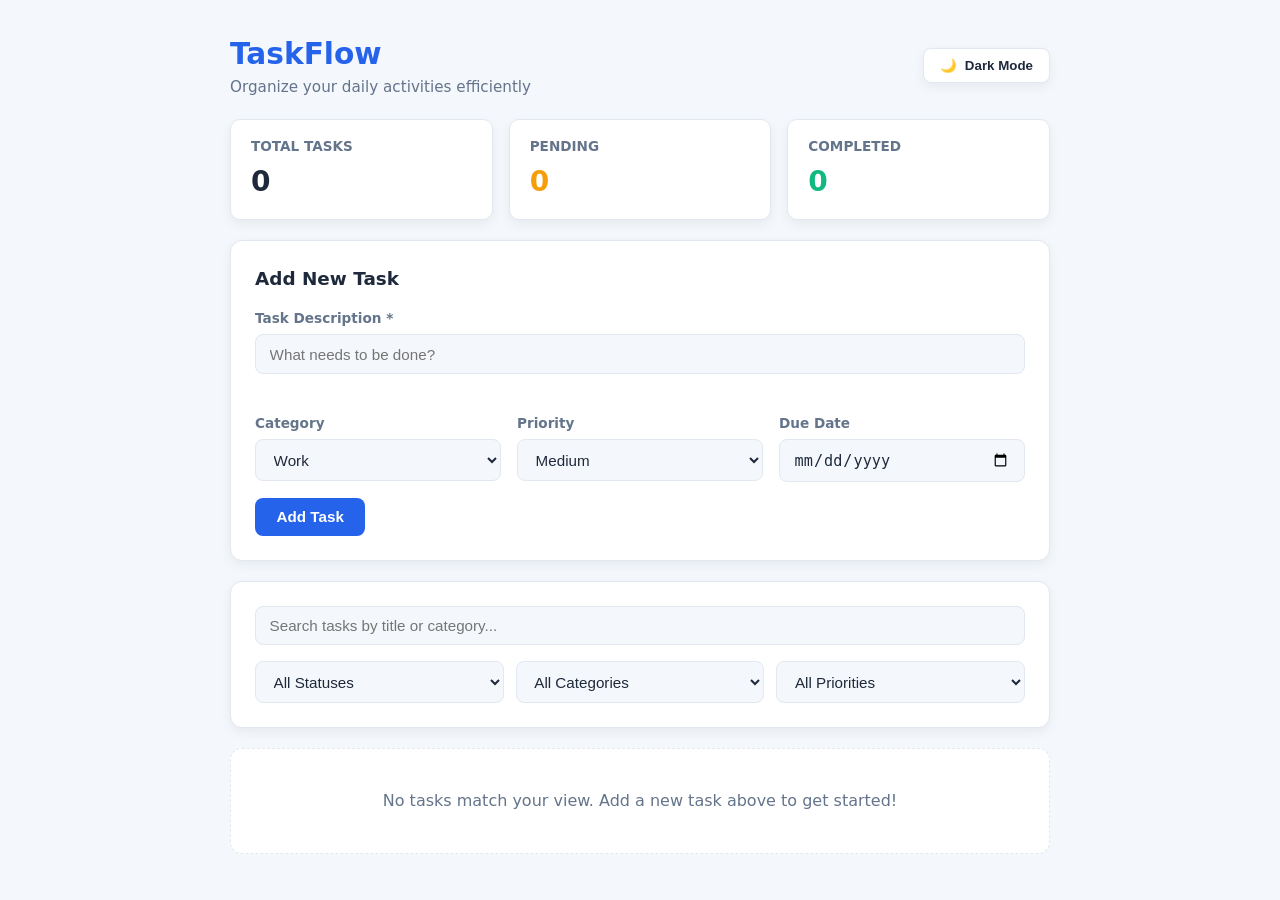
<file: Project2/index.html>
<!DOCTYPE html>
<html lang="en" data-theme="light">
<head>
  <meta charset="UTF-8" />
  <meta name="viewport" content="width=device-width, initial-scale=1.0" />
  <title>TaskFlow — To-Do List Application</title>
  <link rel="stylesheet" href="style.css" />
</head>
<body>
  <div class="app-container">
    <!-- Header -->
    <header class="app-header">
      <div>
        <h1>TaskFlow</h1>
        <p class="subtitle">Organize your daily activities efficiently</p>
      </div>
      <button id="theme-toggle" class="theme-btn" aria-label="Toggle Dark Mode">
        <span id="theme-icon">🌙</span>
        <span id="theme-text">Dark Mode</span>
      </button>
    </header>

    <!-- Task Counters -->
    <section class="stats-grid" aria-label="Task Statistics">
      <div class="stat-card">
        <span class="stat-label">Total Tasks</span>
        <span id="total-count" class="stat-value">0</span>
      </div>
      <div class="stat-card pending-card">
        <span class="stat-label">Pending</span>
        <span id="pending-count" class="stat-value">0</span>
      </div>
      <div class="stat-card completed-card">
        <span class="stat-label">Completed</span>
        <span id="completed-count" class="stat-value">0</span>
      </div>
    </section>

    <!-- Task Input / Edit Form -->
    <section class="form-card">
      <h2 id="form-heading">Add New Task</h2>
      <form id="task-form" novalidate>
        <input type="hidden" id="edit-task-id" />

        <div class="form-group full-width">
          <label for="task-title">Task Description *</label>
          <input
            type="text"
            id="task-title"
            placeholder="What needs to be done?"
            autocomplete="off"
          />
          <small id="validation-error" class="error-msg" role="alert"></small>
        </div>

        <div class="form-row">
          <div class="form-group">
            <label for="task-category">Category</label>
            <select id="task-category">
              <option value="Work">Work</option>
              <option value="Study">Study</option>
              <option value="Personal">Personal</option>
              <option value="Coding">Coding</option>
              <option value="Health">Health</option>
            </select>
          </div>

          <div class="form-group">
            <label for="task-priority">Priority</label>
            <select id="task-priority">
              <option value="Medium">Medium</option>
              <option value="High">High</option>
              <option value="Low">Low</option>
            </select>
          </div>

          <div class="form-group">
            <label for="task-due-date">Due Date</label>
            <input type="date" id="task-due-date" />
          </div>
        </div>

        <div class="form-actions">
          <button type="submit" id="submit-btn" class="primary-btn">Add Task</button>
          <button type="button" id="cancel-edit-btn" class="secondary-btn hidden">
            Cancel Edit
          </button>
        </div>
      </form>
    </section>

    <!-- Search & Filter Controls -->
    <section class="controls-card">
      <div class="search-box">
        <input
          type="text"
          id="search-input"
          placeholder="Search tasks by title or category..."
          aria-label="Search tasks"
        />
      </div>

      <div class="filter-group">
        <select id="filter-status" aria-label="Filter by status">
          <option value="All">All Statuses</option>
          <option value="Pending">Pending</option>
          <option value="Completed">Completed</option>
        </select>

        <select id="filter-category" aria-label="Filter by category">
          <option value="All">All Categories</option>
          <option value="Work">Work</option>
          <option value="Study">Study</option>
          <option value="Personal">Personal</option>
          <option value="Coding">Coding</option>
          <option value="Health">Health</option>
        </select>

        <select id="filter-priority" aria-label="Filter by priority">
          <option value="All">All Priorities</option>
          <option value="High">High Priority</option>
          <option value="Medium">Medium Priority</option>
          <option value="Low">Low Priority</option>
        </select>
      </div>
    </section>

    <!-- Task List -->
    <section class="tasks-section">
      <ul id="task-list" class="task-list"></ul>
      <div id="empty-state" class="empty-state">
        <p>No tasks match your view. Add a new task above to get started!</p>
      </div>
    </section>
  </div>

  <script src="script.js"></script>
</body>
</html>
</file>
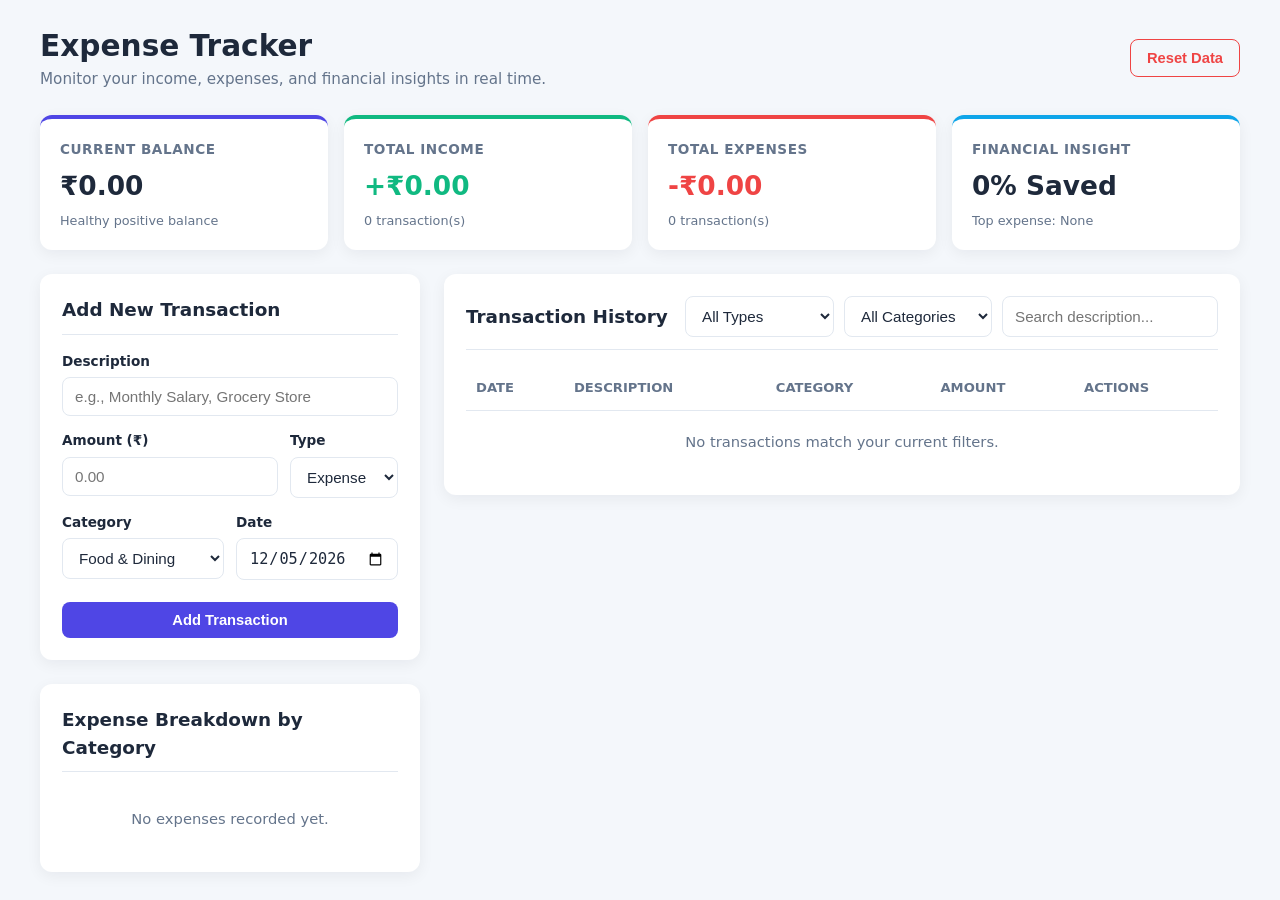
<file: Project3/index.html>
<!DOCTYPE html>
<html lang="en">
<head>
  <meta charset="UTF-8" />
  <meta name="viewport" content="width=device-width, initial-scale=1.0" />
  <title>Personal Expense Tracker | CodSoft Task 3</title>
  <link rel="stylesheet" href="style.css" />
</head>
<body>
  <div class="app-container">
    <header class="app-header">
      <div>
        <h1>Expense Tracker</h1>
        <p>Monitor your income, expenses, and financial insights in real time.</p>
      </div>
      <button id="clearAllBtn" class="btn-outline-danger" title="Clear all saved data">
        Reset Data
      </button>
    </header>

    <!-- Summary Cards for Financial Overview -->
    <section class="summary-grid" aria-label="Financial Overview">
      <div class="summary-card balance-card">
        <span class="card-label">Current Balance</span>
        <h2 id="totalBalance">₹0.00</h2>
        <small id="balanceStatus">Net available balance</small>
      </div>
      <div class="summary-card income-card">
        <span class="card-label">Total Income</span>
        <h2 id="totalIncome">+₹0.00</h2>
        <small id="incomeCount">0 transactions</small>
      </div>
      <div class="summary-card expense-card">
        <span class="card-label">Total Expenses</span>
        <h2 id="totalExpense">-₹0.00</h2>
        <small id="expenseCount">0 transactions</small>
      </div>
      <div class="summary-card insight-card">
        <span class="card-label">Financial Insight</span>
        <h2 id="savingsRate">0% Saved</h2>
        <small id="topCategoryInsight">Top expense: None</small>
      </div>
    </section>

    <!-- Main Content Grid -->
    <main class="main-grid">
      <!-- Left Column: Add / Edit Transaction & Category Breakdown -->
      <aside class="left-panel">
        <div class="panel-card">
          <h3 id="formTitle">Add New Transaction</h3>
          <form id="transactionForm">
            <input type="hidden" id="editId" value="" />

            <div class="form-group">
              <label for="title">Description</label>
              <input
                type="text"
                id="title"
                placeholder="e.g., Monthly Salary, Grocery Store"
                required
              />
            </div>

            <div class="form-row">
              <div class="form-group">
                <label for="amount">Amount (₹)</label>
                <input
                  type="number"
                  id="amount"
                  placeholder="0.00"
                  min="0.01"
                  step="0.01"
                  required
                />
              </div>

              <div class="form-group">
                <label for="type">Type</label>
                <select id="type" required>
                  <option value="expense">Expense</option>
                  <option value="income">Income</option>
                </select>
              </div>
            </div>

            <div class="form-row">
              <div class="form-group">
                <label for="category">Category</label>
                <select id="category" required>
                  <!-- Populated dynamically via JS -->
                </select>
              </div>

              <div class="form-group">
                <label for="date">Date</label>
                <input type="date" id="date" required />
              </div>
            </div>

            <div class="form-actions">
              <button type="submit" id="submitBtn" class="btn-primary">
                Add Transaction
              </button>
              <button type="button" id="cancelEditBtn" class="btn-secondary hidden">
                Cancel Edit
              </button>
            </div>
          </form>
        </div>

        <!-- Expense Breakdown by Category (Financial Insights) -->
        <div class="panel-card">
          <h3>Expense Breakdown by Category</h3>
          <div id="categoryBreakdown" class="breakdown-list">
            <p class="empty-text">No expenses recorded yet.</p>
          </div>
        </div>
      </aside>

      <!-- Right Column: Filters & Transaction History -->
      <section class="right-panel panel-card">
        <div class="history-header">
          <h3>Transaction History</h3>
          <div class="filter-bar">
            <select id="filterType" aria-label="Filter by Transaction Type">
              <option value="all">All Types</option>
              <option value="expense">Expenses Only</option>
              <option value="income">Income Only</option>
            </select>

            <select id="filterCategory" aria-label="Filter by Expense Category">
              <option value="all">All Categories</option>
            </select>

            <input
              type="search"
              id="searchInput"
              placeholder="Search description..."
              aria-label="Search transactions"
            />
          </div>
        </div>

        <div class="table-responsive">
          <table class="transaction-table">
            <thead>
              <tr>
                <th>Date</th>
                <th>Description</th>
                <th>Category</th>
                <th>Amount</th>
                <th>Actions</th>
              </tr>
            </thead>
            <tbody id="transactionList">
              <!-- Populated dynamically via JS -->
            </tbody>
          </table>
        </div>
        <p id="emptyHistoryMsg" class="empty-text">
          No transactions match your current filters.
        </p>
      </section>
    </main>
  </div>

  <script src="script.js"></script>
</body>
</html>
</file>
<file: Project2/style.css>
:root {
  --bg-body: #f4f7fb;
  --bg-card: #ffffff;
  --text-main: #1e293b;
  --text-muted: #64748b;
  --border-color: #e2e8f0;
  --primary: #2563eb;
  --primary-hover: #1d4ed8;
  --danger: #ef4444;
  --danger-hover: #dc2626;
  --success: #10b981;
  --warning: #f59e0b;
  --shadow: 0 4px 12px rgba(15, 23, 42, 0.06);
}

[data-theme="dark"] {
  --bg-body: #0f172a;
  --bg-card: #1e293b;
  --text-main: #f8fafc;
  --text-muted: #94a3b8;
  --border-color: #334155;
  --primary: #3b82f6;
  --primary-hover: #60a5fa;
  --shadow: 0 4px 12px rgba(0, 0, 0, 0.35);
}

* {
  box-sizing: border-box;
  margin: 0;
  padding: 0;
}

body {
  font-family: system-ui, -apple-system, BlinkMacSystemFont, "Segoe UI", Roboto, sans-serif;
  background-color: var(--bg-body);
  color: var(--text-main);
  line-height: 1.5;
  padding: 2rem 1rem;
  transition: background-color 0.25s ease, color 0.25s ease;
}

.app-container {
  max-width: 820px;
  margin: 0 auto;
  display: flex;
  flex-direction: column;
  gap: 1.25rem;
}

/* Header */
.app-header {
  display: flex;
  justify-content: space-between;
  align-items: center;
  flex-wrap: wrap;
  gap: 1rem;
}

.app-header h1 {
  font-size: 1.85rem;
  font-weight: 700;
  color: var(--primary);
}

.subtitle {
  color: var(--text-muted);
  font-size: 0.95rem;
}

.theme-btn {
  display: inline-flex;
  align-items: center;
  gap: 0.5rem;
  background: var(--bg-card);
  color: var(--text-main);
  border: 1px solid var(--border-color);
  padding: 0.55rem 1rem;
  border-radius: 8px;
  cursor: pointer;
  font-weight: 600;
  box-shadow: var(--shadow);
  transition: transform 0.15s ease;
}

.theme-btn:hover {
  transform: translateY(-1px);
}

/* Stats Dashboard */
.stats-grid {
  display: grid;
  grid-template-columns: repeat(3, 1fr);
  gap: 1rem;
}

.stat-card {
  background: var(--bg-card);
  border: 1px solid var(--border-color);
  border-radius: 10px;
  padding: 1rem 1.25rem;
  box-shadow: var(--shadow);
  display: flex;
  flex-direction: column;
}

.stat-label {
  font-size: 0.85rem;
  color: var(--text-muted);
  font-weight: 600;
  text-transform: uppercase;
}

.stat-value {
  font-size: 1.75rem;
  font-weight: 700;
  margin-top: 0.25rem;
}

.pending-card .stat-value {
  color: var(--warning);
}

.completed-card .stat-value {
  color: var(--success);
}

/* Form & Controls Cards */
.form-card,
.controls-card {
  background: var(--bg-card);
  border: 1px solid var(--border-color);
  border-radius: 12px;
  padding: 1.5rem;
  box-shadow: var(--shadow);
}

.form-card h2 {
  font-size: 1.15rem;
  margin-bottom: 1rem;
}

.form-group {
  display: flex;
  flex-direction: column;
  gap: 0.35rem;
}

.form-group label {
  font-size: 0.85rem;
  font-weight: 600;
  color: var(--text-muted);
}

.form-row {
  display: grid;
  grid-template-columns: repeat(3, 1fr);
  gap: 1rem;
  margin-top: 1rem;
}

input[type="text"],
input[type="date"],
select {
  width: 100%;
  padding: 0.65rem 0.85rem;
  border: 1px solid var(--border-color);
  border-radius: 8px;
  background-color: var(--bg-body);
  color: var(--text-main);
  font-size: 0.95rem;
  outline: none;
  transition: border-color 0.2s;
}

input:focus,
select:focus {
  border-color: var(--primary);
}

.error-msg {
  color: var(--danger);
  font-size: 0.82rem;
  min-height: 1.1rem;
}

.form-actions {
  display: flex;
  gap: 0.75rem;
  margin-top: 1rem;
}

.primary-btn,
.secondary-btn {
  padding: 0.65rem 1.35rem;
  border-radius: 8px;
  font-weight: 600;
  cursor: pointer;
  border: none;
  font-size: 0.95rem;
}

.primary-btn {
  background-color: var(--primary);
  color: #ffffff;
}

.primary-btn:hover {
  background-color: var(--primary-hover);
}

.secondary-btn {
  background-color: transparent;
  border: 1px solid var(--border-color);
  color: var(--text-main);
}

.hidden {
  display: none !important;
}

/* Search & Filters */
.controls-card {
  display: flex;
  flex-direction: column;
  gap: 1rem;
}

.filter-group {
  display: grid;
  grid-template-columns: repeat(3, 1fr);
  gap: 0.75rem;
}

/* Task List */
.task-list {
  list-style: none;
  display: flex;
  flex-direction: column;
  gap: 0.75rem;
}

.task-item {
  background: var(--bg-card);
  border: 1px solid var(--border-color);
  border-radius: 10px;
  padding: 1rem 1.25rem;
  box-shadow: var(--shadow);
  display: flex;
  justify-content: space-between;
  align-items: center;
  gap: 1rem;
  transition: transform 0.15s ease;
}

.task-left {
  display: flex;
  align-items: flex-start;
  gap: 0.85rem;
  flex: 1;
}

.task-checkbox {
  width: 1.2rem;
  height: 1.2rem;
  margin-top: 0.2rem;
  cursor: pointer;
  accent-color: var(--success);
}

.task-content {
  display: flex;
  flex-direction: column;
  gap: 0.35rem;
}

.task-title {
  font-weight: 600;
  font-size: 1rem;
  word-break: break-word;
}

.task-item.completed .task-title {
  text-decoration: line-through;
  color: var(--text-muted);
}

.task-meta {
  display: flex;
  flex-wrap: wrap;
  gap: 0.5rem;
  align-items: center;
  font-size: 0.78rem;
}

.badge {
  padding: 0.15rem 0.55rem;
  border-radius: 999px;
  font-weight: 600;
}

.badge-category {
  background: rgba(37, 99, 235, 0.12);
  color: var(--primary);
}

.badge-priority-High {
  background: rgba(239, 68, 68, 0.15);
  color: var(--danger);
}

.badge-priority-Medium {
  background: rgba(245, 158, 11, 0.15);
  color: var(--warning);
}

.badge-priority-Low {
  background: rgba(16, 185, 129, 0.15);
  color: var(--success);
}

.due-date {
  color: var(--text-muted);
}

.due-date.overdue {
  color: var(--danger);
  font-weight: 600;
}

.task-actions {
  display: flex;
  gap: 0.5rem;
}

.action-btn {
  padding: 0.4rem 0.7rem;
  border-radius: 6px;
  border: 1px solid var(--border-color);
  background: transparent;
  color: var(--text-main);
  cursor: pointer;
  font-size: 0.82rem;
  font-weight: 600;
}

.action-btn.edit-btn:hover {
  border-color: var(--primary);
  color: var(--primary);
}

.action-btn.delete-btn:hover {
  border-color: var(--danger);
  color: var(--danger);
}

.empty-state {
  text-align: center;
  padding: 2.5rem 1rem;
  background: var(--bg-card);
  border: 1px dashed var(--border-color);
  border-radius: 12px;
  color: var(--text-muted);
}

/* Responsive Breakpoints */
@media (max-width: 640px) {
  .stats-grid,
  .form-row,
  .filter-group {
    grid-template-columns: 1fr;
  }

  .task-item {
    flex-direction: column;
    align-items: flex-start;
  }

  .task-actions {
    width: 100%;
    justify-content: flex-end;
  }
}
</file>
<file: Project3/style.css>
:root {
  --bg-page: #f4f7fb;
  --bg-card: #ffffff;
  --text-main: #1e293b;
  --text-muted: #64748b;
  --primary: #4f46e5;
  --primary-hover: #4338ca;
  --income: #10b981;
  --income-bg: #ecfdf5;
  --expense: #ef4444;
  --expense-bg: #fef2f2;
  --insight: #0ea5e9;
  --border: #e2e8f0;
  --shadow: 0 4px 15px rgba(15, 23, 42, 0.06);
  --radius: 12px;
}

* {
  box-sizing: border-box;
  margin: 0;
  padding: 0;
}

body {
  font-family: "Segoe UI", system-ui, -apple-system, sans-serif;
  background-color: var(--bg-page);
  color: var(--text-main);
  line-height: 1.5;
  padding: 24px 16px;
}

.app-container {
  max-width: 1200px;
  margin: 0 auto;
}

.app-header {
  display: flex;
  justify-content: space-between;
  align-items: center;
  margin-bottom: 24px;
  flex-wrap: wrap;
  gap: 12px;
}

.app-header h1 {
  font-size: 1.85rem;
  font-weight: 700;
  color: var(--text-main);
}

.app-header p {
  color: var(--text-muted);
  font-size: 0.95rem;
}

/* Summary Cards */
.summary-grid {
  display: grid;
  grid-template-columns: repeat(4, 1fr);
  gap: 16px;
  margin-bottom: 24px;
}

.summary-card {
  background: var(--bg-card);
  padding: 20px;
  border-radius: var(--radius);
  box-shadow: var(--shadow);
  border-top: 4px solid var(--primary);
  display: flex;
  flex-direction: column;
  gap: 6px;
}

.summary-card.income-card {
  border-top-color: var(--income);
}

.summary-card.expense-card {
  border-top-color: var(--expense);
}

.summary-card.insight-card {
  border-top-color: var(--insight);
}

.card-label {
  font-size: 0.85rem;
  font-weight: 600;
  text-transform: uppercase;
  letter-spacing: 0.04em;
  color: var(--text-muted);
}

.summary-card h2 {
  font-size: 1.65rem;
  font-weight: 700;
}

.income-card h2 {
  color: var(--income);
}

.expense-card h2 {
  color: var(--expense);
}

.summary-card small {
  color: var(--text-muted);
  font-size: 0.8rem;
}

/* Main Layout */
.main-grid {
  display: grid;
  grid-template-columns: 380px 1fr;
  gap: 24px;
  align-items: start;
}

.left-panel {
  display: flex;
  flex-direction: column;
  gap: 24px;
}

.panel-card {
  background: var(--bg-card);
  padding: 22px;
  border-radius: var(--radius);
  box-shadow: var(--shadow);
}

.panel-card h3 {
  font-size: 1.15rem;
  margin-bottom: 16px;
  padding-bottom: 10px;
  border-bottom: 1px solid var(--border);
}

/* Form Styles */
.form-group {
  display: flex;
  flex-direction: column;
  gap: 6px;
  margin-bottom: 14px;
  flex: 1;
}

.form-row {
  display: flex;
  gap: 12px;
}

label {
  font-size: 0.85rem;
  font-weight: 600;
  color: var(--text-main);
}

input,
select {
  padding: 10px 12px;
  border: 1px solid var(--border);
  border-radius: 8px;
  font-size: 0.95rem;
  color: var(--text-main);
  background: #fff;
  transition: border-color 0.2s;
}

input:focus,
select:focus {
  outline: none;
  border-color: var(--primary);
}

.form-actions {
  display: flex;
  gap: 10px;
  margin-top: 8px;
}

button {
  cursor: pointer;
  border: none;
  border-radius: 8px;
  font-weight: 600;
  font-size: 0.92rem;
  padding: 10px 16px;
  transition: all 0.2s ease;
}

.btn-primary {
  background: var(--primary);
  color: #fff;
  flex: 1;
}

.btn-primary:hover {
  background: var(--primary-hover);
}

.btn-secondary {
  background: #e2e8f0;
  color: var(--text-main);
}

.btn-outline-danger {
  background: transparent;
  color: var(--expense);
  border: 1px solid var(--expense);
}

.btn-outline-danger:hover {
  background: var(--expense);
  color: #fff;
}

.hidden {
  display: none !important;
}

/* Category Breakdown */
.breakdown-list {
  display: flex;
  flex-direction: column;
  gap: 12px;
}

.breakdown-item {
  display: flex;
  flex-direction: column;
  gap: 4px;
}

.breakdown-header {
  display: flex;
  justify-content: space-between;
  font-size: 0.88rem;
  font-weight: 600;
}

.progress-track {
  width: 100%;
  height: 8px;
  background: #f1f5f9;
  border-radius: 999px;
  overflow: hidden;
}

.progress-fill {
  height: 100%;
  background: var(--expense);
  border-radius: 999px;
}

/* History & Filter Bar */
.history-header {
  display: flex;
  justify-content: space-between;
  align-items: center;
  flex-wrap: wrap;
  gap: 12px;
  margin-bottom: 16px;
  padding-bottom: 12px;
  border-bottom: 1px solid var(--border);
}

.history-header h3 {
  border: none;
  margin: 0;
  padding: 0;
}

.filter-bar {
  display: flex;
  gap: 10px;
  flex-wrap: wrap;
}

/* Transaction Table */
.table-responsive {
  overflow-x: auto;
}

.transaction-table {
  width: 100%;
  border-collapse: collapse;
  text-align: left;
}

.transaction-table th,
.transaction-table td {
  padding: 12px 10px;
  border-bottom: 1px solid var(--border);
  font-size: 0.92rem;
}

.transaction-table th {
  color: var(--text-muted);
  font-weight: 600;
  font-size: 0.82rem;
  text-transform: uppercase;
}

.badge {
  display: inline-block;
  padding: 4px 10px;
  border-radius: 999px;
  font-size: 0.78rem;
  font-weight: 600;
  background: #f1f5f9;
  color: var(--text-main);
}

.amount-income {
  color: var(--income);
  font-weight: 700;
}

.amount-expense {
  color: var(--expense);
  font-weight: 700;
}

.action-btns {
  display: flex;
  gap: 6px;
}

.btn-sm {
  padding: 5px 10px;
  font-size: 0.8rem;
  border-radius: 6px;
}

.btn-edit {
  background: #e0e7ff;
  color: var(--primary);
}

.btn-delete {
  background: var(--expense-bg);
  color: var(--expense);
}

.empty-text {
  text-align: center;
  color: var(--text-muted);
  padding: 20px 0;
  font-size: 0.92rem;
}

/* Responsive Breakpoints */
@media (max-width: 992px) {
  .summary-grid {
    grid-template-columns: repeat(2, 1fr);
  }
  .main-grid {
    grid-template-columns: 1fr;
  }
}

@media (max-width: 576px) {
  .summary-grid {
    grid-template-columns: 1fr;
  }
  .form-row {
    flex-direction: column;
    gap: 0;
  }
  .filter-bar {
    width: 100%;
    flex-direction: column;
  }
}
</file>
